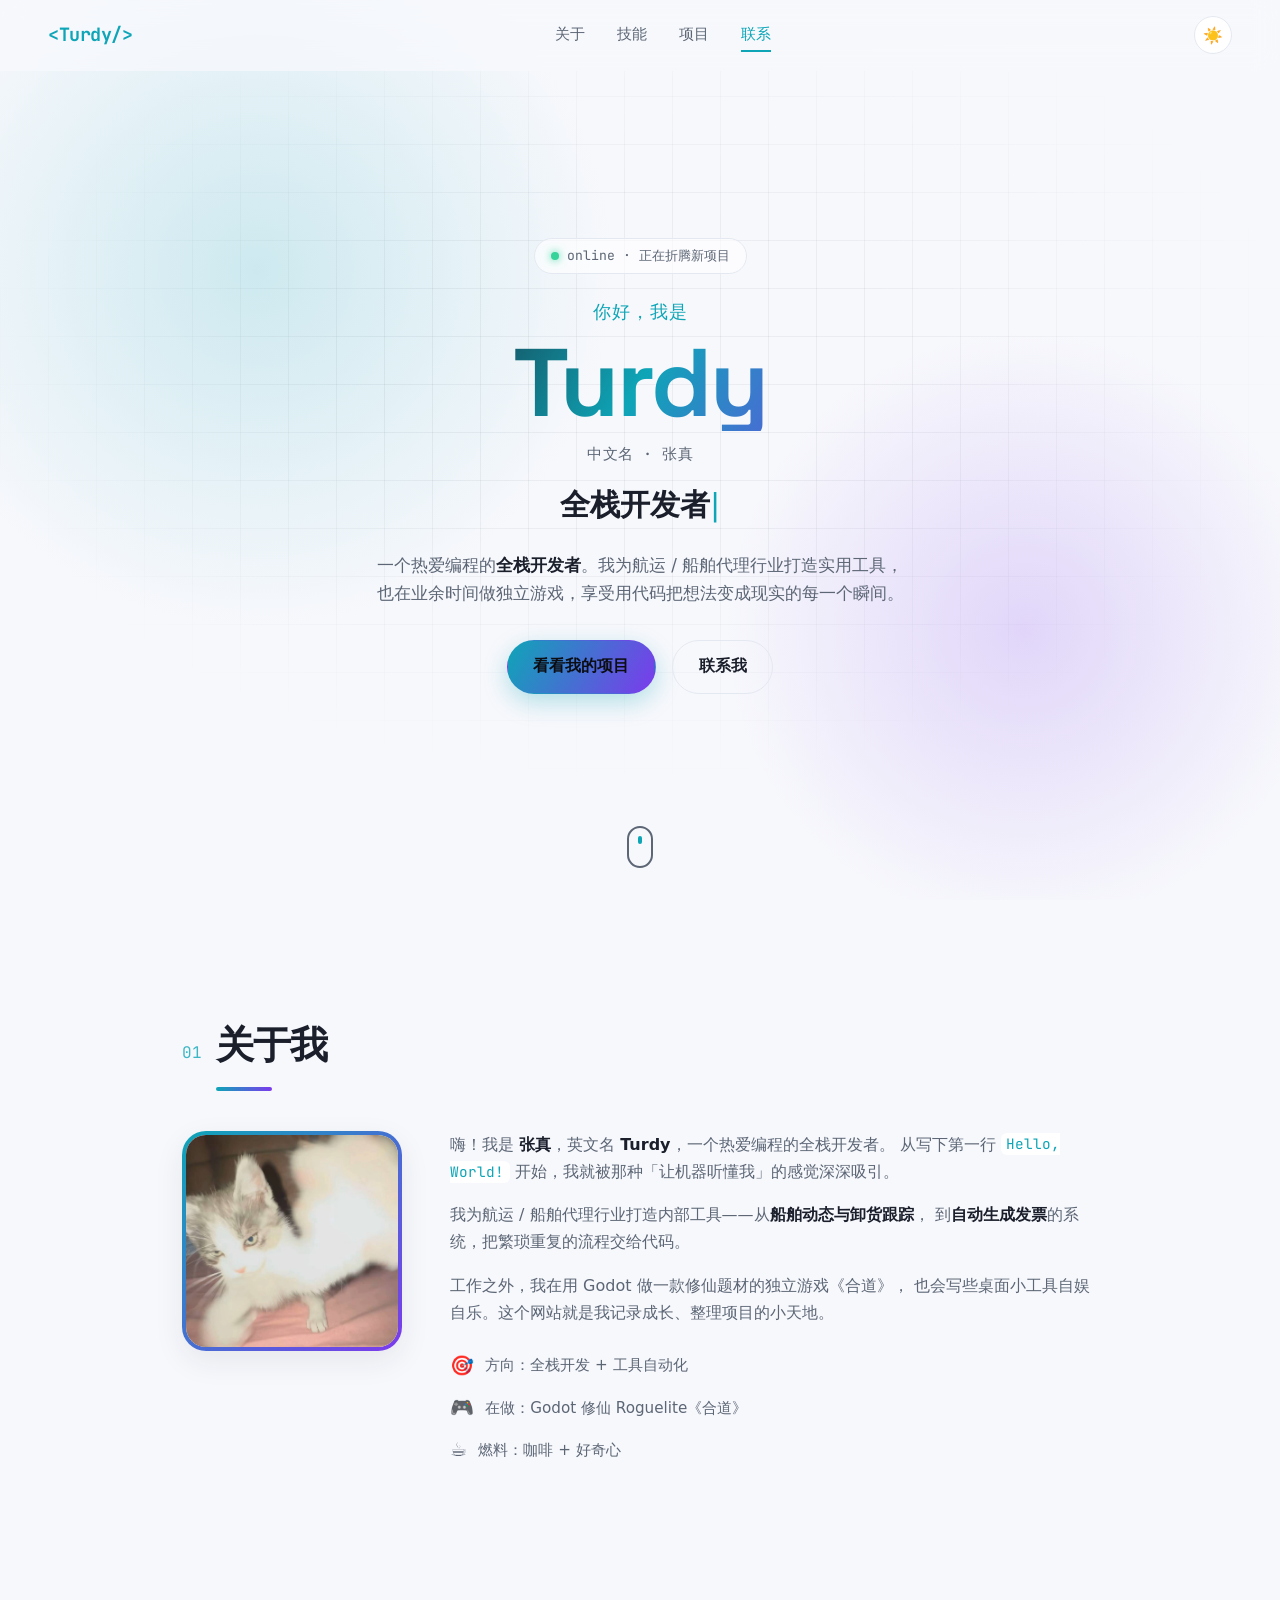
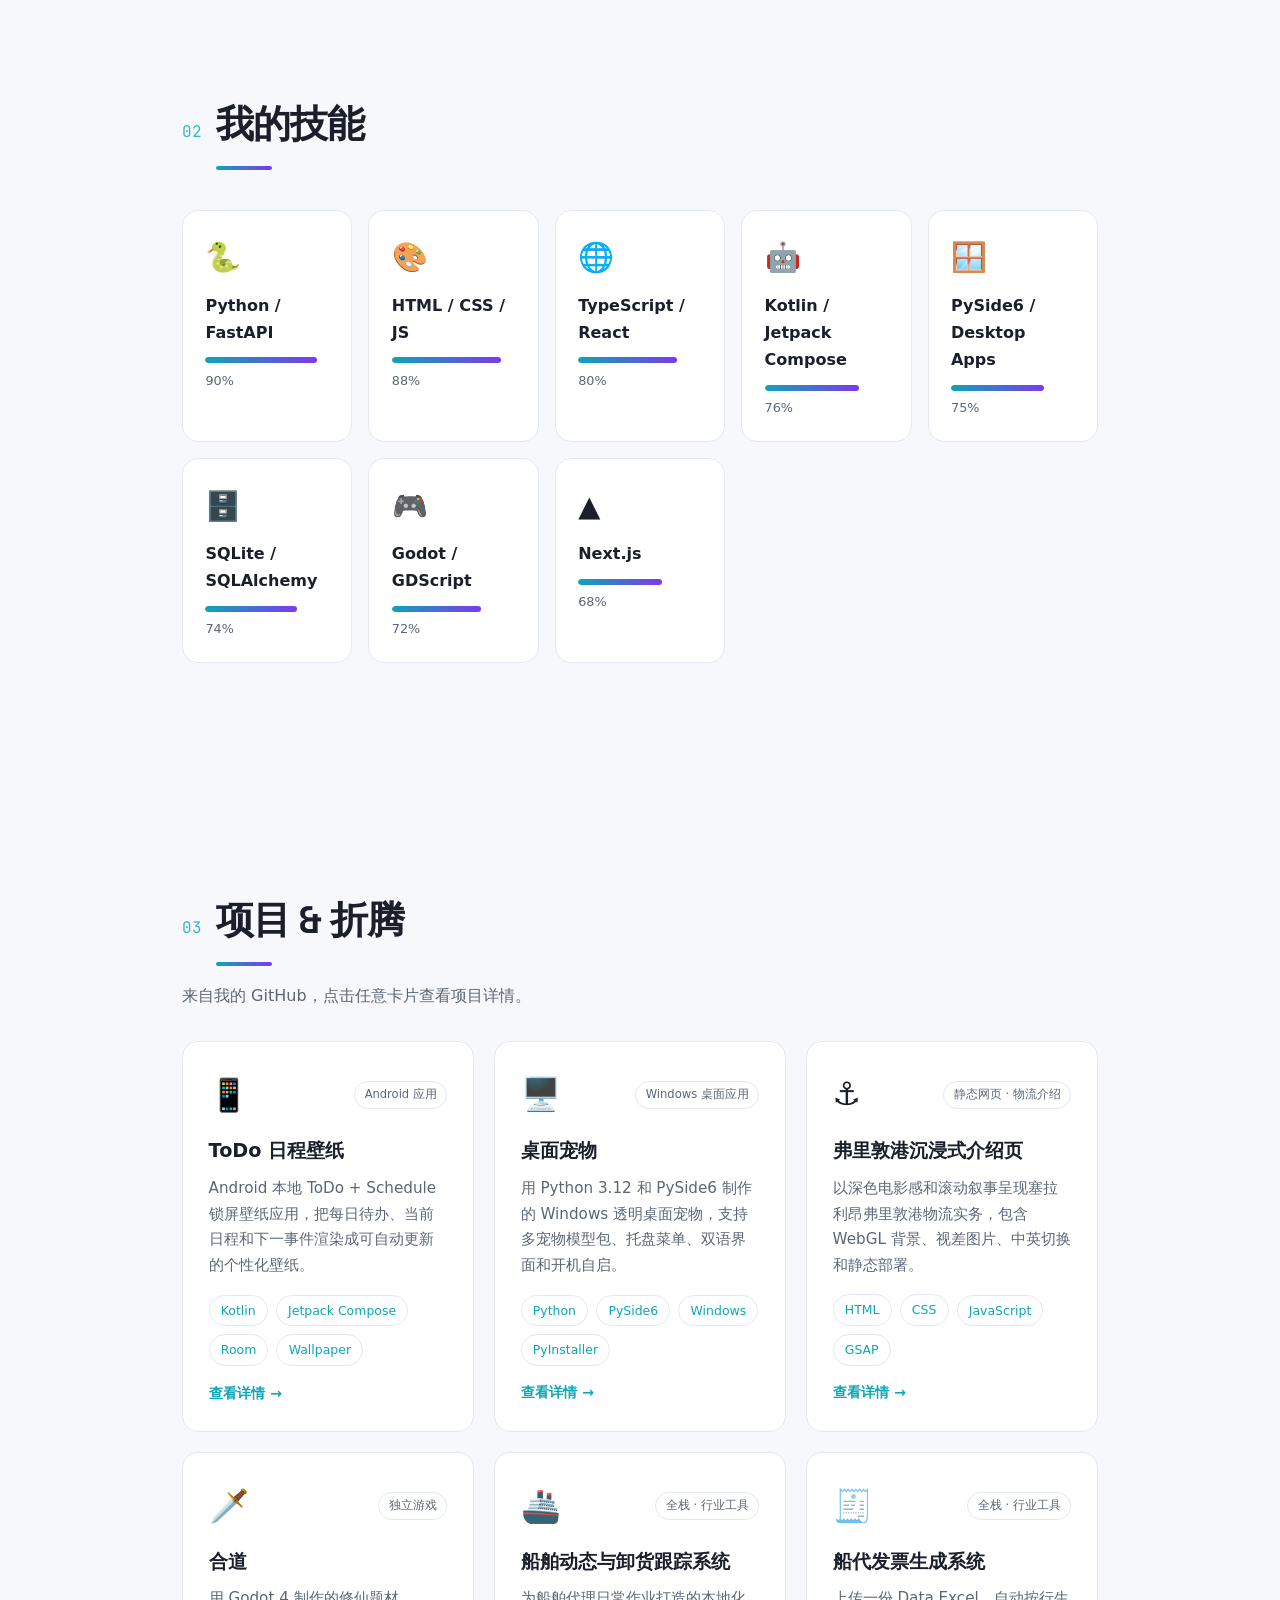
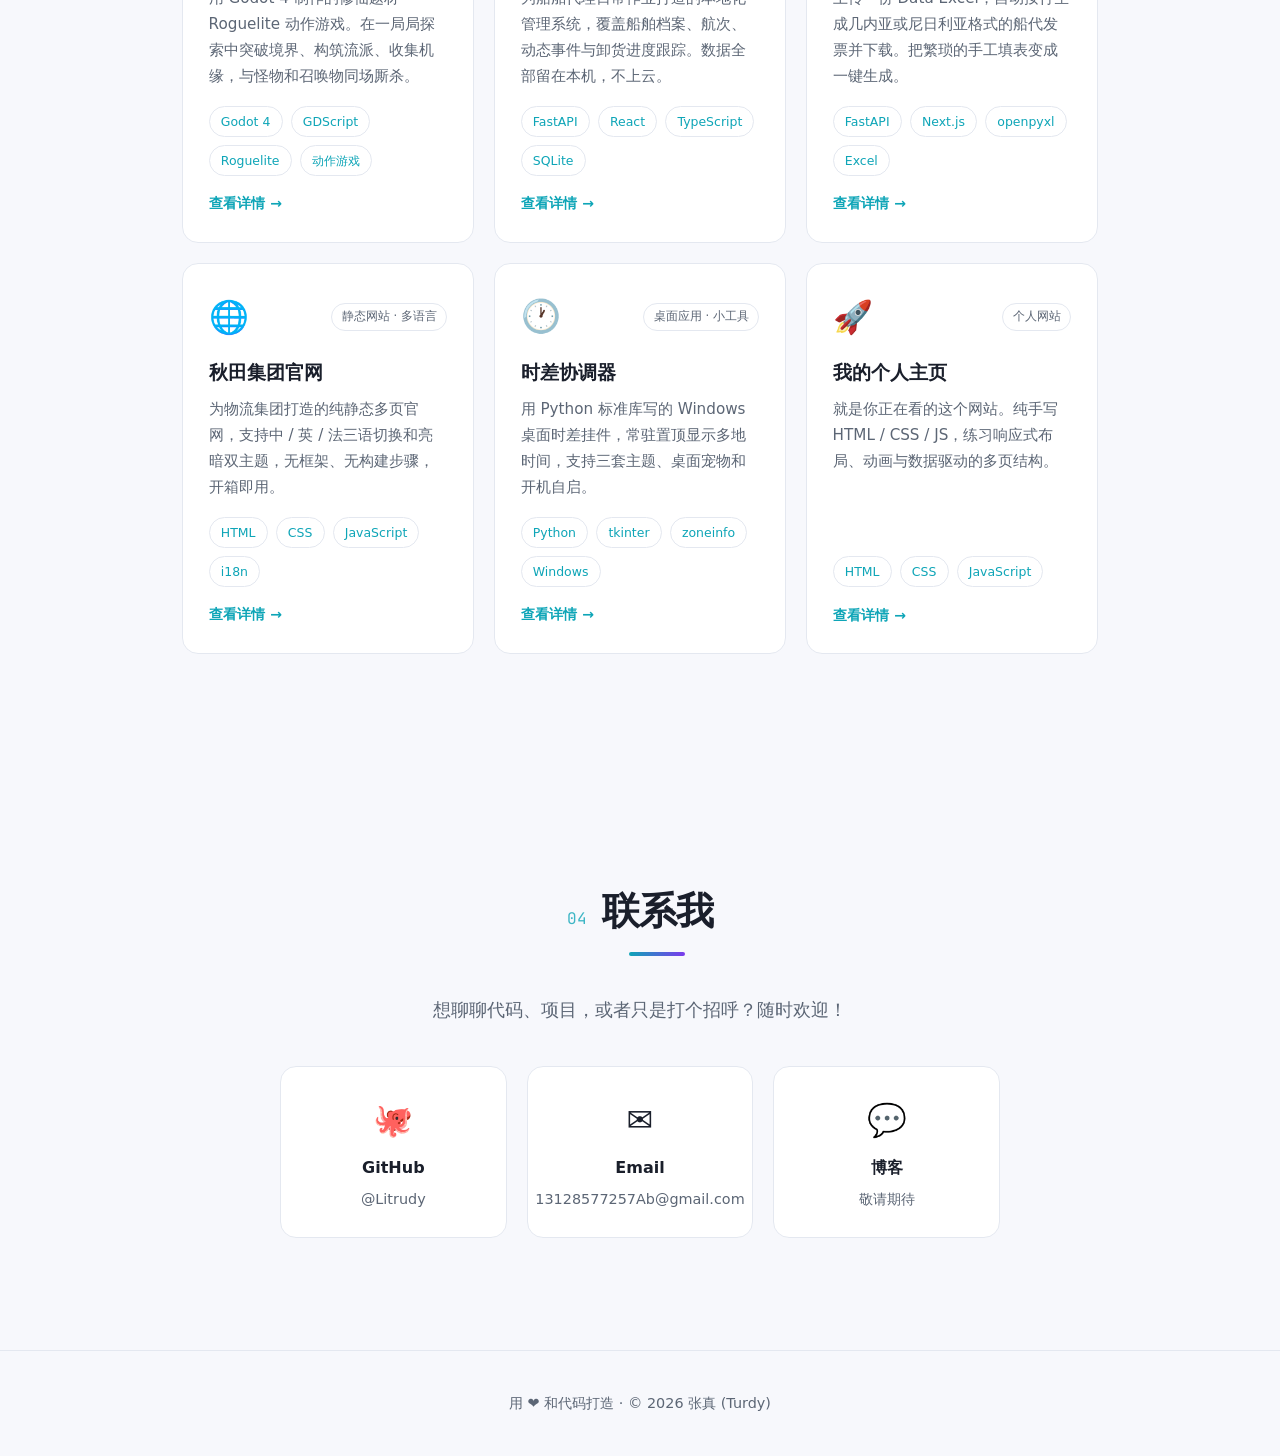
<file: index.html>
<!DOCTYPE html>
<html lang="zh-CN">
<head>
  <meta charset="UTF-8" />
  <meta name="viewport" content="width=device-width, initial-scale=1.0" />
  <meta name="description" content="张真 (Turdy) — 全栈开发者的个人主页，记录我的项目与折腾。" />
  <title>张真 (Turdy) · 全栈开发者</title>
  <link rel="preconnect" href="https://fonts.googleapis.com" />
  <link rel="preconnect" href="https://fonts.gstatic.com" crossorigin />
  <link
    href="https://fonts.googleapis.com/css2?family=Space+Grotesk:wght@500;600;700&family=JetBrains+Mono:wght@400;600&display=swap"
    rel="stylesheet"
  />
  <script>
    // 在样式渲染前应用主题，避免刷新时明暗闪烁
    (function () {
      const saved = localStorage.getItem("theme");
      const prefersLight = window.matchMedia("(prefers-color-scheme: light)").matches;
      if ((saved || (prefersLight ? "light" : "dark")) === "light") {
        document.documentElement.setAttribute("data-theme", "light");
      }
    })();
  </script>
  <link rel="stylesheet" href="style.css" />
  <link rel="icon" href="data:image/svg+xml,<svg xmlns='http://www.w3.org/2000/svg' viewBox='0 0 100 100'><text y='.9em' font-size='90'>👨‍💻</text></svg>" />
</head>
<body>
  <!-- 导航栏 -->
  <header class="nav" id="nav">
    <a href="#hero" class="nav__logo">&lt;Turdy/&gt;</a>
    <nav class="nav__links" id="navLinks">
      <a href="#about">关于</a>
      <a href="#skills">技能</a>
      <a href="#projects">项目</a>
      <a href="#contact">联系</a>
    </nav>
    <div class="nav__right">
      <button class="nav__theme" id="themeToggle" aria-label="切换主题">🌙</button>
      <button class="nav__burger" id="navBurger" aria-label="打开菜单" aria-expanded="false">
        <span></span><span></span><span></span>
      </button>
    </div>
  </header>

  <!-- 首屏 -->
  <section class="hero" id="hero">
    <div class="hero__bg" aria-hidden="true"></div>
    <div class="hero__content">
      <p class="hero__badge">online · 正在折腾新项目</p>
      <p class="hero__greeting">你好，我是</p>
      <h1 class="hero__name" id="heroName">Turdy</h1>
      <p class="hero__cn" id="heroCn">中文名 · 张真</p>
      <h2 class="hero__role">
        <span class="hero__typed" id="typed"></span><span class="hero__cursor">|</span>
      </h2>
      <p class="hero__desc">
        一个热爱编程的<strong>全栈开发者</strong>。我为航运 / 船舶代理行业打造实用工具，
        也在业余时间做独立游戏，享受用代码把想法变成现实的每一个瞬间。
      </p>
      <div class="hero__actions">
        <a href="#projects" class="btn btn--primary">看看我的项目</a>
        <a href="#contact" class="btn btn--ghost">联系我</a>
      </div>
    </div>
    <a href="#about" class="hero__scroll" aria-label="向下滚动">
      <span></span>
    </a>
  </section>

  <main>
    <!-- 关于 -->
    <section class="section" id="about">
      <div class="section__head reveal">
        <span class="section__num">01</span>
        <h2 class="section__title">关于我</h2>
      </div>
      <div class="about reveal">
        <div class="about__avatar">
          <div class="about__avatar-inner">
            <img class="about__avatar-img" src="avatar.jpg"
                 alt="张真 (Turdy) 的头像" onerror="this.remove()" />
            <span class="about__avatar-letter" aria-hidden="true">T</span>
          </div>
        </div>
        <div class="about__text">
          <p>
            嗨！我是 <strong>张真</strong>，英文名 <strong>Turdy</strong>，一个热爱编程的全栈开发者。
            从写下第一行 <code>Hello, World!</code> 开始，我就被那种「让机器听懂我」的感觉深深吸引。
          </p>
          <p>
            我为航运 / 船舶代理行业打造内部工具——从<strong>船舶动态与卸货跟踪</strong>，
            到<strong>自动生成发票</strong>的系统，把繁琐重复的流程交给代码。
          </p>
          <p>
            工作之外，我在用 Godot 做一款修仙题材的独立游戏《合道》，
            也会写些桌面小工具自娱自乐。这个网站就是我记录成长、整理项目的小天地。
          </p>
          <ul class="about__facts">
            <li><span>🎯</span> 方向：全栈开发 + 工具自动化</li>
            <li><span>🎮</span> 在做：Godot 修仙 Roguelite《合道》</li>
            <li><span>☕</span> 燃料：咖啡 + 好奇心</li>
          </ul>
        </div>
      </div>
    </section>

    <!-- 技能 -->
    <section class="section" id="skills">
      <div class="section__head reveal">
        <span class="section__num">02</span>
        <h2 class="section__title">我的技能</h2>
      </div>
      <div class="skills" id="skillsGrid">
        <!-- 由 JS 渲染 -->
      </div>
    </section>

    <!-- 项目 -->
    <section class="section" id="projects">
      <div class="section__head reveal">
        <span class="section__num">03</span>
        <h2 class="section__title">项目 & 折腾</h2>
      </div>
      <p class="section__lead reveal">来自我的 GitHub，点击任意卡片查看项目详情。</p>
      <div class="projects" id="projectsGrid">
        <!-- 由 JS 渲染 -->
      </div>
    </section>

    <!-- 联系 -->
    <section class="section section--contact" id="contact">
      <div class="section__head reveal">
        <span class="section__num">04</span>
        <h2 class="section__title">联系我</h2>
      </div>
      <div class="contact reveal">
        <p class="contact__lead">
          想聊聊代码、项目，或者只是打个招呼？随时欢迎！
        </p>
        <div class="contact__links">
          <a href="https://github.com/Litrudy" target="_blank" rel="noopener" class="contact__card">
            <span class="contact__icon">🐙</span>
            <span class="contact__label">GitHub</span>
            <span class="contact__value">@Litrudy</span>
          </a>
          <a href="mailto:13128577257Ab@gmail.com" class="contact__card">
            <span class="contact__icon">✉️</span>
            <span class="contact__label">Email</span>
            <span class="contact__value">13128577257Ab@gmail.com</span>
          </a>
          <a href="#" class="contact__card">
            <span class="contact__icon">💬</span>
            <span class="contact__label">博客</span>
            <span class="contact__value">敬请期待</span>
          </a>
        </div>
      </div>
    </section>
  </main>

  <footer class="footer">
    <p>用 ❤️ 和代码打造 · © <span id="year"></span> 张真 (Turdy)</p>
  </footer>

  <script src="data.js"></script>
  <script src="common.js"></script>
  <script src="script.js"></script>
</body>
</html>
</file>
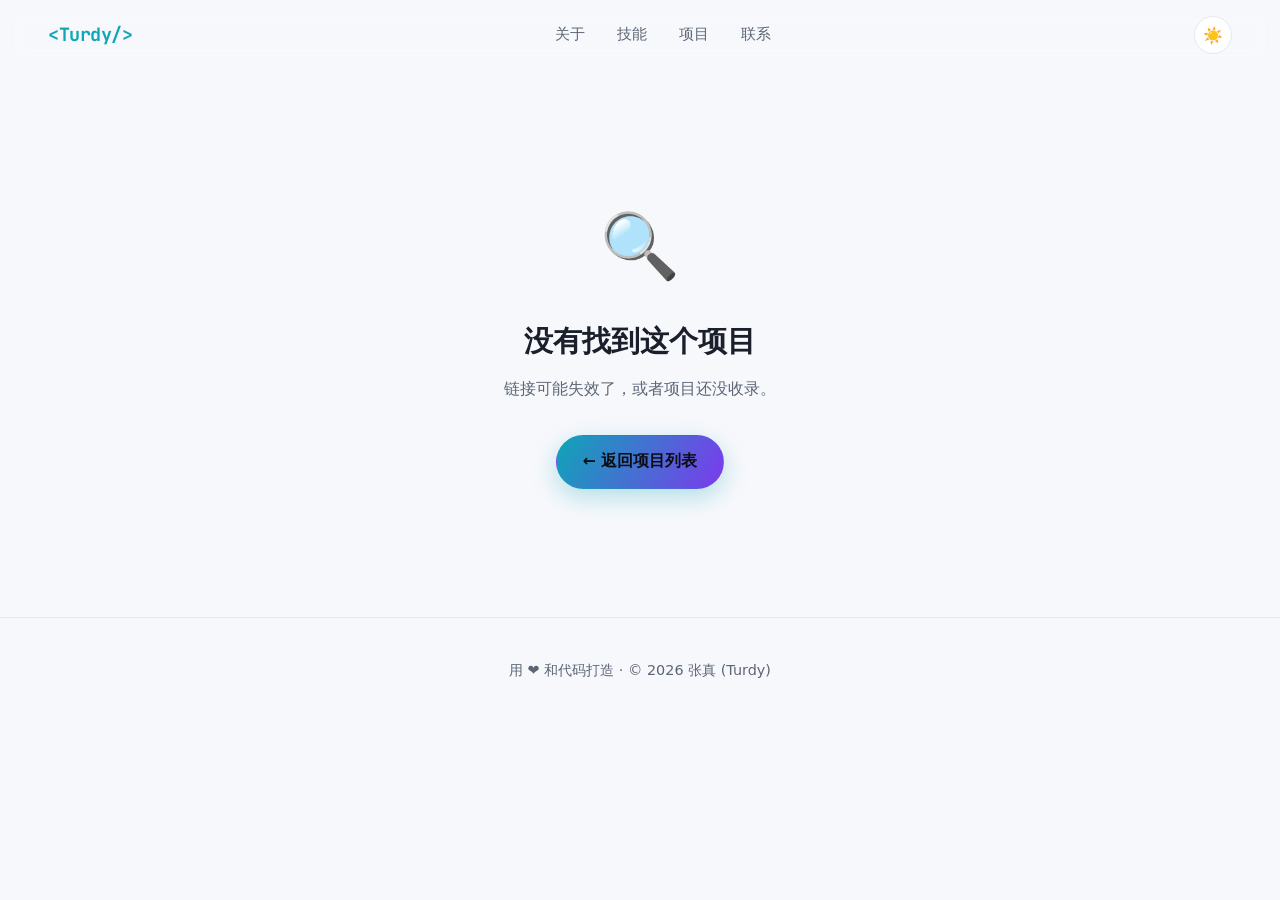
<file: project.html>
<!DOCTYPE html>
<html lang="zh-CN">
<head>
  <meta charset="UTF-8" />
  <meta name="viewport" content="width=device-width, initial-scale=1.0" />
  <meta name="description" content="项目详情 · 张真 (Turdy) 的个人主页" />
  <title>项目详情 · 张真 (Turdy)</title>
  <link rel="preconnect" href="https://fonts.googleapis.com" />
  <link rel="preconnect" href="https://fonts.gstatic.com" crossorigin />
  <link
    href="https://fonts.googleapis.com/css2?family=Space+Grotesk:wght@500;600;700&family=JetBrains+Mono:wght@400;600&display=swap"
    rel="stylesheet"
  />
  <script>
    // 在样式渲染前应用主题，避免刷新时明暗闪烁
    (function () {
      const saved = localStorage.getItem("theme");
      const prefersLight = window.matchMedia("(prefers-color-scheme: light)").matches;
      if ((saved || (prefersLight ? "light" : "dark")) === "light") {
        document.documentElement.setAttribute("data-theme", "light");
      }
    })();
  </script>
  <link rel="stylesheet" href="style.css" />
  <link rel="icon" href="data:image/svg+xml,<svg xmlns='http://www.w3.org/2000/svg' viewBox='0 0 100 100'><text y='.9em' font-size='90'>👨‍💻</text></svg>" />
</head>
<body>
  <!-- 导航栏 -->
  <header class="nav" id="nav">
    <a href="index.html" class="nav__logo">&lt;Turdy/&gt;</a>
    <nav class="nav__links" id="navLinks">
      <a href="index.html#about">关于</a>
      <a href="index.html#skills">技能</a>
      <a href="index.html#projects">项目</a>
      <a href="index.html#contact">联系</a>
    </nav>
    <div class="nav__right">
      <button class="nav__theme" id="themeToggle" aria-label="切换主题">🌙</button>
      <button class="nav__burger" id="navBurger" aria-label="打开菜单" aria-expanded="false">
        <span></span><span></span><span></span>
      </button>
    </div>
  </header>

  <main class="detail" id="projectRoot">
    <!-- 由 project.js 渲染 -->
  </main>

  <footer class="footer">
    <p>用 ❤️ 和代码打造 · © <span id="year"></span> 张真 (Turdy)</p>
  </footer>

  <script src="data.js"></script>
  <script src="common.js"></script>
  <script src="project.js"></script>
</body>
</html>
</file>
<file: style.css>
/* ===== 主题变量 ===== */
:root {
  --bg: #0f1117;
  --bg-soft: #161a23;
  --bg-card: #1b202b;
  --text: #e6e9ef;
  --text-dim: #9aa3b2;
  --accent: #6ee7ff;
  --accent-2: #a78bfa;
  --border: #262c38;
  --grid-line: rgba(255, 255, 255, 0.045);
  --shadow: 0 10px 30px rgba(0, 0, 0, 0.35);
  --radius: 16px;
  --max: 980px;
  --font-display: "Space Grotesk", "Segoe UI", "PingFang SC", "Microsoft YaHei", sans-serif;
  --font-mono: "JetBrains Mono", Consolas, "Courier New", monospace;
}

[data-theme="light"] {
  --bg: #f7f8fc;
  --bg-soft: #ffffff;
  --bg-card: #ffffff;
  --text: #1a1f2b;
  --text-dim: #5c6675;
  --accent: #0ea5b7;
  --accent-2: #7c3aed;
  --border: #e4e8f0;
  --grid-line: rgba(15, 23, 42, 0.05);
  --shadow: 0 10px 30px rgba(31, 41, 55, 0.08);
}

* { box-sizing: border-box; margin: 0; padding: 0; }

html {
  scroll-behavior: smooth;
  scroll-padding-top: 80px; /* 锚点跳转避开固定导航 */
}

::selection {
  background: color-mix(in srgb, var(--accent) 30%, transparent);
}

::-webkit-scrollbar { width: 10px; }
::-webkit-scrollbar-track { background: var(--bg); }
::-webkit-scrollbar-thumb { background: var(--border); border-radius: 5px; }
::-webkit-scrollbar-thumb:hover { background: var(--text-dim); }

:focus-visible {
  outline: 2px solid var(--accent);
  outline-offset: 3px;
}

body {
  font-family: "Segoe UI", "PingFang SC", "Microsoft YaHei", system-ui, -apple-system, sans-serif;
  background: var(--bg);
  color: var(--text);
  line-height: 1.7;
  transition: background 0.4s ease, color 0.4s ease;
  overflow-x: hidden;
}

a { color: inherit; text-decoration: none; }
code {
  font-family: var(--font-mono);
  background: var(--bg-soft);
  padding: 0.1em 0.4em;
  border-radius: 6px;
  color: var(--accent);
  font-size: 0.9em;
}
strong { color: var(--text); font-weight: 700; }

/* ===== 导航 ===== */
.nav {
  position: fixed;
  top: 0; left: 0; right: 0;
  display: flex;
  align-items: center;
  justify-content: space-between;
  padding: 1rem clamp(1rem, 5vw, 3rem);
  z-index: 100;
  backdrop-filter: blur(12px);
  background: color-mix(in srgb, var(--bg) 75%, transparent);
  border-bottom: 1px solid transparent;
  transition: border-color 0.3s, background 0.3s;
}
.nav--scrolled { border-bottom-color: var(--border); }
.nav__logo {
  font-family: var(--font-mono);
  font-weight: 700;
  font-size: 1.15rem;
  color: var(--accent);
  letter-spacing: -0.5px;
}
.nav__links { display: flex; gap: clamp(1rem, 3vw, 2rem); }
.nav__links a {
  color: var(--text-dim);
  font-size: 0.95rem;
  position: relative;
  transition: color 0.25s;
}
.nav__links a::after {
  content: "";
  position: absolute;
  left: 0; bottom: -4px;
  width: 0; height: 2px;
  background: var(--accent);
  transition: width 0.25s;
}
.nav__links a:hover { color: var(--text); }
.nav__links a:hover::after { width: 100%; }
.nav__links a.is-active { color: var(--accent); }
.nav__links a.is-active::after { width: 100%; }
.nav__right { display: flex; align-items: center; gap: 0.6rem; }
.nav__theme {
  background: var(--bg-card);
  border: 1px solid var(--border);
  border-radius: 50%;
  width: 38px; height: 38px;
  cursor: pointer;
  font-size: 1rem;
  transition: transform 0.25s, border-color 0.25s;
}
.nav__theme:hover { transform: rotate(20deg) scale(1.08); border-color: var(--accent); }

.nav__burger {
  display: none;
  flex-direction: column;
  align-items: center;
  justify-content: center;
  gap: 5px;
  width: 38px; height: 38px;
  background: var(--bg-card);
  border: 1px solid var(--border);
  border-radius: 10px;
  cursor: pointer;
  transition: border-color 0.25s;
}
.nav__burger:hover { border-color: var(--accent); }
.nav__burger span {
  display: block;
  width: 16px; height: 2px;
  background: var(--text);
  border-radius: 1px;
  transition: transform 0.25s, opacity 0.25s;
}
.nav--open .nav__burger span:nth-child(1) { transform: translateY(7px) rotate(45deg); }
.nav--open .nav__burger span:nth-child(2) { opacity: 0; }
.nav--open .nav__burger span:nth-child(3) { transform: translateY(-7px) rotate(-45deg); }

@media (max-width: 640px) {
  .nav__burger { display: flex; }
  .nav__links {
    position: absolute;
    top: 100%; left: 0; right: 0;
    flex-direction: column;
    gap: 0;
    padding: 0.5rem 1rem 1rem;
    background: color-mix(in srgb, var(--bg) 92%, transparent);
    backdrop-filter: blur(12px);
    border-bottom: 1px solid var(--border);
    opacity: 0;
    transform: translateY(-8px);
    pointer-events: none;
    transition: opacity 0.25s, transform 0.25s;
  }
  .nav--open .nav__links {
    opacity: 1;
    transform: none;
    pointer-events: auto;
  }
  .nav__links a {
    padding: 0.75rem 0.5rem;
    font-size: 1.05rem;
    border-bottom: 1px solid var(--border);
  }
  .nav__links a:last-child { border-bottom: none; }
  .nav__links a::after { display: none; }
}

/* ===== 首屏 ===== */
.hero {
  position: relative;
  min-height: 100vh;
  display: flex;
  flex-direction: column;
  align-items: center;
  justify-content: center;
  text-align: center;
  padding: 6rem 1.5rem 4rem;
  overflow: hidden;
}
.hero__bg {
  position: absolute;
  inset: 0;
  background:
    radial-gradient(600px circle at 20% 30%, color-mix(in srgb, var(--accent) 18%, transparent), transparent 60%),
    radial-gradient(500px circle at 80% 70%, color-mix(in srgb, var(--accent-2) 18%, transparent), transparent 60%);
  animation: float 12s ease-in-out infinite alternate;
}
.hero__bg::after {
  content: "";
  position: absolute;
  inset: 0;
  background-image:
    linear-gradient(var(--grid-line) 1px, transparent 1px),
    linear-gradient(90deg, var(--grid-line) 1px, transparent 1px);
  background-size: 48px 48px;
  -webkit-mask-image: radial-gradient(ellipse 70% 60% at 50% 42%, #000 30%, transparent 75%);
  mask-image: radial-gradient(ellipse 70% 60% at 50% 42%, #000 30%, transparent 75%);
}
@keyframes float {
  from { transform: translate(0, 0) scale(1); }
  to { transform: translate(-20px, 20px) scale(1.1); }
}
.hero__content {
  position: relative;
  z-index: 1;
  max-width: 720px;
  animation: rise 0.9s ease both;
}
.hero__badge {
  display: inline-flex;
  align-items: center;
  gap: 0.5rem;
  font-family: var(--font-mono);
  font-size: 0.82rem;
  color: var(--text-dim);
  padding: 0.35rem 1rem;
  margin-bottom: 1.5rem;
  border: 1px solid var(--border);
  border-radius: 999px;
  background: color-mix(in srgb, var(--bg-card) 60%, transparent);
}
.hero__badge::before {
  content: "";
  width: 8px; height: 8px;
  border-radius: 50%;
  background: #34d399;
  box-shadow: 0 0 8px #34d399;
  animation: pulse 2s ease-in-out infinite;
}
@keyframes pulse { 50% { opacity: 0.4; } }
.hero__greeting { color: var(--accent); font-size: 1.1rem; letter-spacing: 1px; margin-bottom: 0.5rem; }
.hero__name {
  font-family: var(--font-display);
  font-size: clamp(3rem, 12vw, 6rem);
  line-height: 1;
  font-weight: 800;
  letter-spacing: -2px;
  background: linear-gradient(120deg, var(--text), var(--accent), var(--accent-2));
  -webkit-background-clip: text;
  background-clip: text;
  -webkit-text-fill-color: transparent;
}
.hero__cn {
  font-family: var(--font-mono);
  color: var(--text-dim);
  font-size: 0.95rem;
  letter-spacing: 0.5px;
  margin-top: 0.6rem;
}
.hero__role {
  font-size: clamp(1.2rem, 4vw, 1.9rem);
  font-weight: 600;
  color: var(--text-dim);
  margin: 0.75rem 0 1.25rem;
  min-height: 1.5em;
}
.hero__typed { color: var(--text); }
.hero__cursor { color: var(--accent); animation: blink 1s step-end infinite; font-weight: 400; }
@keyframes blink { 50% { opacity: 0; } }
.hero__desc { color: var(--text-dim); font-size: 1.05rem; max-width: 540px; margin: 0 auto 2rem; }
.hero__actions { display: flex; gap: 1rem; justify-content: center; flex-wrap: wrap; }

.btn {
  display: inline-block;
  padding: 0.8rem 1.6rem;
  border-radius: 999px;
  font-weight: 600;
  font-size: 0.98rem;
  transition: transform 0.2s, box-shadow 0.2s, background 0.2s;
  cursor: pointer;
  border: 1px solid transparent;
}
.btn--primary {
  background: linear-gradient(120deg, var(--accent), var(--accent-2));
  color: #0b0d12;
  box-shadow: 0 8px 24px color-mix(in srgb, var(--accent) 30%, transparent);
}
.btn--primary:hover { transform: translateY(-3px); box-shadow: 0 12px 32px color-mix(in srgb, var(--accent) 45%, transparent); }
.btn--ghost { border-color: var(--border); color: var(--text); }
.btn--ghost:hover { border-color: var(--accent); transform: translateY(-3px); }

.hero__scroll {
  position: absolute;
  bottom: 2rem; left: 50%;
  transform: translateX(-50%);
  width: 26px; height: 42px;
  border: 2px solid var(--text-dim);
  border-radius: 14px;
  z-index: 1;
}
.hero__scroll span {
  position: absolute;
  top: 8px; left: 50%;
  transform: translateX(-50%);
  width: 4px; height: 8px;
  background: var(--accent);
  border-radius: 2px;
  animation: scroll 1.6s ease infinite;
}
@keyframes scroll { 0% { opacity: 0; top: 8px; } 50% { opacity: 1; } 100% { opacity: 0; top: 22px; } }
@keyframes rise { from { opacity: 0; transform: translateY(30px); } to { opacity: 1; transform: translateY(0); } }

/* ===== 通用区块 ===== */
.section {
  max-width: var(--max);
  margin: 0 auto;
  padding: clamp(4rem, 10vw, 7rem) clamp(1.25rem, 5vw, 2rem);
}
.section__head { display: flex; align-items: baseline; gap: 0.9rem; margin-bottom: 2.5rem; }
.section__num {
  font-family: var(--font-mono);
  color: var(--accent);
  font-size: 1rem;
  opacity: 0.8;
}
.section__title {
  font-family: var(--font-display);
  font-size: clamp(1.7rem, 5vw, 2.4rem);
  font-weight: 800;
  letter-spacing: -1px;
}
.section__title::after {
  content: "";
  display: block;
  width: 56px; height: 4px;
  margin-top: 0.6rem;
  border-radius: 2px;
  background: linear-gradient(90deg, var(--accent), var(--accent-2));
}
.section__lead {
  color: var(--text-dim);
  margin: -1.5rem 0 2rem;
  font-size: 1rem;
}

/* ===== 关于 ===== */
.about { display: grid; grid-template-columns: 220px 1fr; gap: clamp(1.5rem, 5vw, 3rem); align-items: start; }
.about__avatar {
  aspect-ratio: 1;
  border-radius: 24px;
  padding: 4px;
  background: linear-gradient(135deg, var(--accent), var(--accent-2));
  box-shadow: var(--shadow);
}
.about__avatar-inner {
  position: relative;
  width: 100%; height: 100%;
  border-radius: 20px;
  overflow: hidden;
  background: var(--bg-card);
  display: flex;
  align-items: center;
  justify-content: center;
}
/* 头像照片：存在则铺满覆盖字母，加载失败时 onerror 移除自身、露出字母兜底 */
.about__avatar-img {
  position: absolute;
  inset: 0;
  width: 100%; height: 100%;
  object-fit: cover;
  object-position: center;
}
.about__avatar-letter {
  font-size: 5rem;
  font-weight: 800;
  font-family: var(--font-mono);
  background: linear-gradient(135deg, var(--text), var(--accent));
  -webkit-background-clip: text;
  background-clip: text;
  -webkit-text-fill-color: transparent;
}
.about__text p { margin-bottom: 1rem; color: var(--text-dim); }
.about__text strong { color: var(--text); }
.about__facts { list-style: none; margin-top: 1.5rem; display: grid; gap: 0.6rem; }
.about__facts li {
  display: flex; align-items: center; gap: 0.7rem;
  color: var(--text-dim); font-size: 0.95rem;
}
.about__facts span { font-size: 1.2rem; }

@media (max-width: 640px) {
  .about { grid-template-columns: 1fr; justify-items: center; text-align: left; }
  .about__avatar { width: 160px; }
}

/* ===== 技能 ===== */
.skills { display: grid; grid-template-columns: repeat(auto-fit, minmax(160px, 1fr)); gap: 1rem; }
/* 卡片悬停时顶部的渐变高亮线（技能 / 项目 / 联系卡片共用） */
.skill::before,
.project::before,
.contact__card::before {
  content: "";
  position: absolute;
  top: 0; left: 0; right: 0;
  height: 2px;
  background: linear-gradient(90deg, var(--accent), var(--accent-2));
  opacity: 0;
  transition: opacity 0.25s;
}
.skill:hover::before,
.project:hover::before,
.contact__card:hover::before { opacity: 1; }

.skill {
  position: relative;
  overflow: hidden;
  background: var(--bg-card);
  border: 1px solid var(--border);
  border-radius: var(--radius);
  padding: 1.4rem;
  transition: transform 0.25s, border-color 0.25s, box-shadow 0.25s;
}
.skill:hover {
  transform: translateY(-5px);
  border-color: var(--accent);
  box-shadow: var(--shadow), 0 0 24px color-mix(in srgb, var(--accent) 12%, transparent);
}
.skill__icon { font-size: 1.8rem; margin-bottom: 0.6rem; }
.skill__name { font-weight: 700; margin-bottom: 0.7rem; }
.skill__bar { height: 6px; background: var(--bg-soft); border-radius: 3px; overflow: hidden; }
.skill__fill {
  height: 100%; width: 0;
  background: linear-gradient(90deg, var(--accent), var(--accent-2));
  border-radius: 3px;
  transition: width 1.1s cubic-bezier(0.22, 1, 0.36, 1);
}
.skill__pct { font-size: 0.8rem; color: var(--text-dim); margin-top: 0.4rem; }

/* ===== 项目 ===== */
.projects { display: grid; grid-template-columns: repeat(auto-fit, minmax(260px, 1fr)); gap: 1.25rem; }
.project {
  position: relative;
  overflow: hidden;
  background: var(--bg-card);
  border: 1px solid var(--border);
  border-radius: var(--radius);
  padding: 1.6rem;
  display: flex;
  flex-direction: column;
  transition: transform 0.25s, border-color 0.25s, box-shadow 0.25s;
}
.project:hover {
  transform: translateY(-6px);
  border-color: var(--accent-2);
  box-shadow: var(--shadow), 0 0 24px color-mix(in srgb, var(--accent-2) 12%, transparent);
}
.project__top {
  display: flex;
  align-items: center;
  justify-content: space-between;
  gap: 0.5rem;
  margin-bottom: 0.8rem;
}
.project__emoji { font-size: 2rem; }
.project__type {
  font-size: 0.72rem;
  color: var(--text-dim);
  padding: 0.2rem 0.6rem;
  border: 1px solid var(--border);
  border-radius: 999px;
  white-space: nowrap;
}
.project__title { font-size: 1.2rem; font-weight: 700; margin-bottom: 0.5rem; }
.project__desc { color: var(--text-dim); font-size: 0.95rem; flex: 1; margin-bottom: 1rem; }
.project__tags { display: flex; flex-wrap: wrap; gap: 0.5rem; }
.project__more {
  margin-top: 1rem;
  font-size: 0.88rem;
  font-weight: 600;
  color: var(--accent);
  display: inline-flex;
  align-items: center;
  gap: 0.35rem;
}
.project__arrow { transition: transform 0.25s; }
.project:hover .project__arrow { transform: translateX(4px); }
.project__tag {
  font-size: 0.78rem;
  padding: 0.25rem 0.7rem;
  border-radius: 999px;
  background: var(--bg-soft);
  color: var(--accent);
  border: 1px solid var(--border);
}

/* ===== 联系 ===== */
.section--contact { text-align: center; }
.section--contact .section__head { justify-content: center; }
.section--contact .section__title::after { margin-left: auto; margin-right: auto; }
.contact__lead { color: var(--text-dim); font-size: 1.1rem; max-width: 480px; margin: 0 auto 2.5rem; }
.contact__links { display: grid; grid-template-columns: repeat(auto-fit, minmax(180px, 1fr)); gap: 1.25rem; max-width: 720px; margin: 0 auto; }
.contact__card {
  position: relative;
  overflow: hidden;
  background: var(--bg-card);
  border: 1px solid var(--border);
  border-radius: var(--radius);
  padding: 1.6rem 1rem;
  display: flex;
  flex-direction: column;
  align-items: center;
  gap: 0.4rem;
  transition: transform 0.25s, border-color 0.25s, box-shadow 0.25s;
}
.contact__card:hover {
  transform: translateY(-5px);
  border-color: var(--accent);
  box-shadow: var(--shadow), 0 0 24px color-mix(in srgb, var(--accent) 12%, transparent);
}
.contact__icon { font-size: 2rem; }
.contact__label { font-weight: 700; }
.contact__value { color: var(--text-dim); font-size: 0.9rem; }

/* ===== 页脚 ===== */
.footer {
  text-align: center;
  padding: 2.5rem 1rem;
  color: var(--text-dim);
  font-size: 0.9rem;
  border-top: 1px solid var(--border);
}

/* ===== 项目详情页 ===== */
.detail {
  max-width: 820px;
  margin: 0 auto;
  padding: clamp(6rem, 12vw, 8rem) clamp(1.25rem, 5vw, 2rem) 4rem;
}
.detail__back {
  display: inline-block;
  color: var(--text-dim);
  font-size: 0.92rem;
  margin-bottom: 2rem;
  transition: color 0.25s, transform 0.25s;
}
.detail__back:hover { color: var(--accent); transform: translateX(-3px); }

.detail__header {
  padding-bottom: 2rem;
  margin-bottom: 2.5rem;
  border-bottom: 1px solid var(--border);
}
.detail__emoji {
  font-size: 3.5rem;
  line-height: 1;
  margin-bottom: 1rem;
}
.detail__title {
  font-family: var(--font-display);
  font-size: clamp(1.9rem, 6vw, 2.8rem);
  font-weight: 800;
  letter-spacing: -1px;
  line-height: 1.1;
}
.detail__tagline {
  color: var(--text-dim);
  font-size: 1.1rem;
  margin-top: 0.7rem;
}
.detail__meta {
  display: flex;
  flex-wrap: wrap;
  gap: 0.5rem 1.2rem;
  margin-top: 1.2rem;
  color: var(--text-dim);
  font-size: 0.9rem;
}
.detail__metaitem--mono { font-family: var(--font-mono); }
.detail__tags { margin-top: 1.2rem; }
.detail__links {
  display: flex;
  flex-wrap: wrap;
  gap: 0.8rem;
  margin-top: 1.6rem;
}

.detail__section { margin-bottom: 2.6rem; }
.detail__h2 {
  font-family: var(--font-display);
  font-size: 1.3rem;
  font-weight: 700;
  margin-bottom: 1.1rem;
  display: flex;
  align-items: center;
  gap: 0.6rem;
}
.detail__h2num {
  font-family: var(--font-mono);
  font-size: 0.85rem;
  color: var(--accent);
  border: 1px solid var(--border);
  border-radius: 8px;
  padding: 0.15rem 0.5rem;
}
.detail__prose p { color: var(--text-dim); margin-bottom: 1rem; }
.detail__prose p:last-child { margin-bottom: 0; }

.feature-list {
  list-style: none;
  display: grid;
  gap: 0.75rem;
}
.feature-list li {
  position: relative;
  padding-left: 1.8rem;
  color: var(--text-dim);
  line-height: 1.6;
}
.feature-list li::before {
  content: "▹";
  position: absolute;
  left: 0;
  top: 0;
  color: var(--accent);
  font-weight: 700;
}

.detail__controls {
  font-family: var(--font-mono);
  font-size: 0.92rem;
  color: var(--text);
  background: var(--bg-card);
  border: 1px solid var(--border);
  border-radius: var(--radius);
  padding: 1rem 1.2rem;
  line-height: 1.9;
}

.tech-list { display: flex; flex-wrap: wrap; gap: 0.6rem; }
.tech-item {
  font-family: var(--font-mono);
  font-size: 0.85rem;
  padding: 0.4rem 0.9rem;
  border-radius: 10px;
  background: var(--bg-card);
  border: 1px solid var(--border);
  color: var(--text);
}

.detail__note {
  color: var(--text-dim);
  font-size: 0.9rem;
  font-style: italic;
  padding: 1rem 1.2rem;
  border-left: 3px solid var(--accent);
  background: color-mix(in srgb, var(--accent) 6%, transparent);
  border-radius: 0 8px 8px 0;
}

.detail__nav {
  display: grid;
  grid-template-columns: 1fr 1fr;
  gap: 1rem;
  margin-top: 3.5rem;
  padding-top: 2rem;
  border-top: 1px solid var(--border);
}
.detail__navlink {
  display: flex;
  flex-direction: column;
  gap: 0.3rem;
  padding: 1rem 1.2rem;
  border: 1px solid var(--border);
  border-radius: var(--radius);
  background: var(--bg-card);
  transition: transform 0.25s, border-color 0.25s;
}
.detail__navlink--next { text-align: right; }
.detail__navlink:hover { transform: translateY(-3px); border-color: var(--accent); }
.detail__navdir { font-size: 0.8rem; color: var(--text-dim); }
.detail__navname { font-weight: 600; }

.notfound {
  text-align: center;
  padding: 4rem 1rem;
}
.notfound__emoji { font-size: 4rem; margin-bottom: 1rem; }
.notfound h1 { font-family: var(--font-display); font-size: 1.8rem; margin-bottom: 0.6rem; }
.notfound p { color: var(--text-dim); margin-bottom: 2rem; }

@media (max-width: 560px) {
  .detail__nav { grid-template-columns: 1fr; }
  .detail__navlink--next { text-align: left; }
}

/* ===== 滚动揭示动画 =====
   用 animation 而不是 transition，避免覆盖卡片自身的 hover 过渡 */
.reveal { opacity: 0; }
.reveal.is-visible {
  animation: reveal-rise 0.7s ease both;
  animation-delay: var(--delay, 0ms); /* 由 JS 按兄弟顺序错峰 */
}
@keyframes reveal-rise {
  from { opacity: 0; transform: translateY(30px); }
  to { opacity: 1; transform: translateY(0); }
}

@media (prefers-reduced-motion: reduce) {
  *, *::before, *::after { animation: none !important; transition: none !important; }
  .reveal { opacity: 1; transform: none; }
}
</file>
